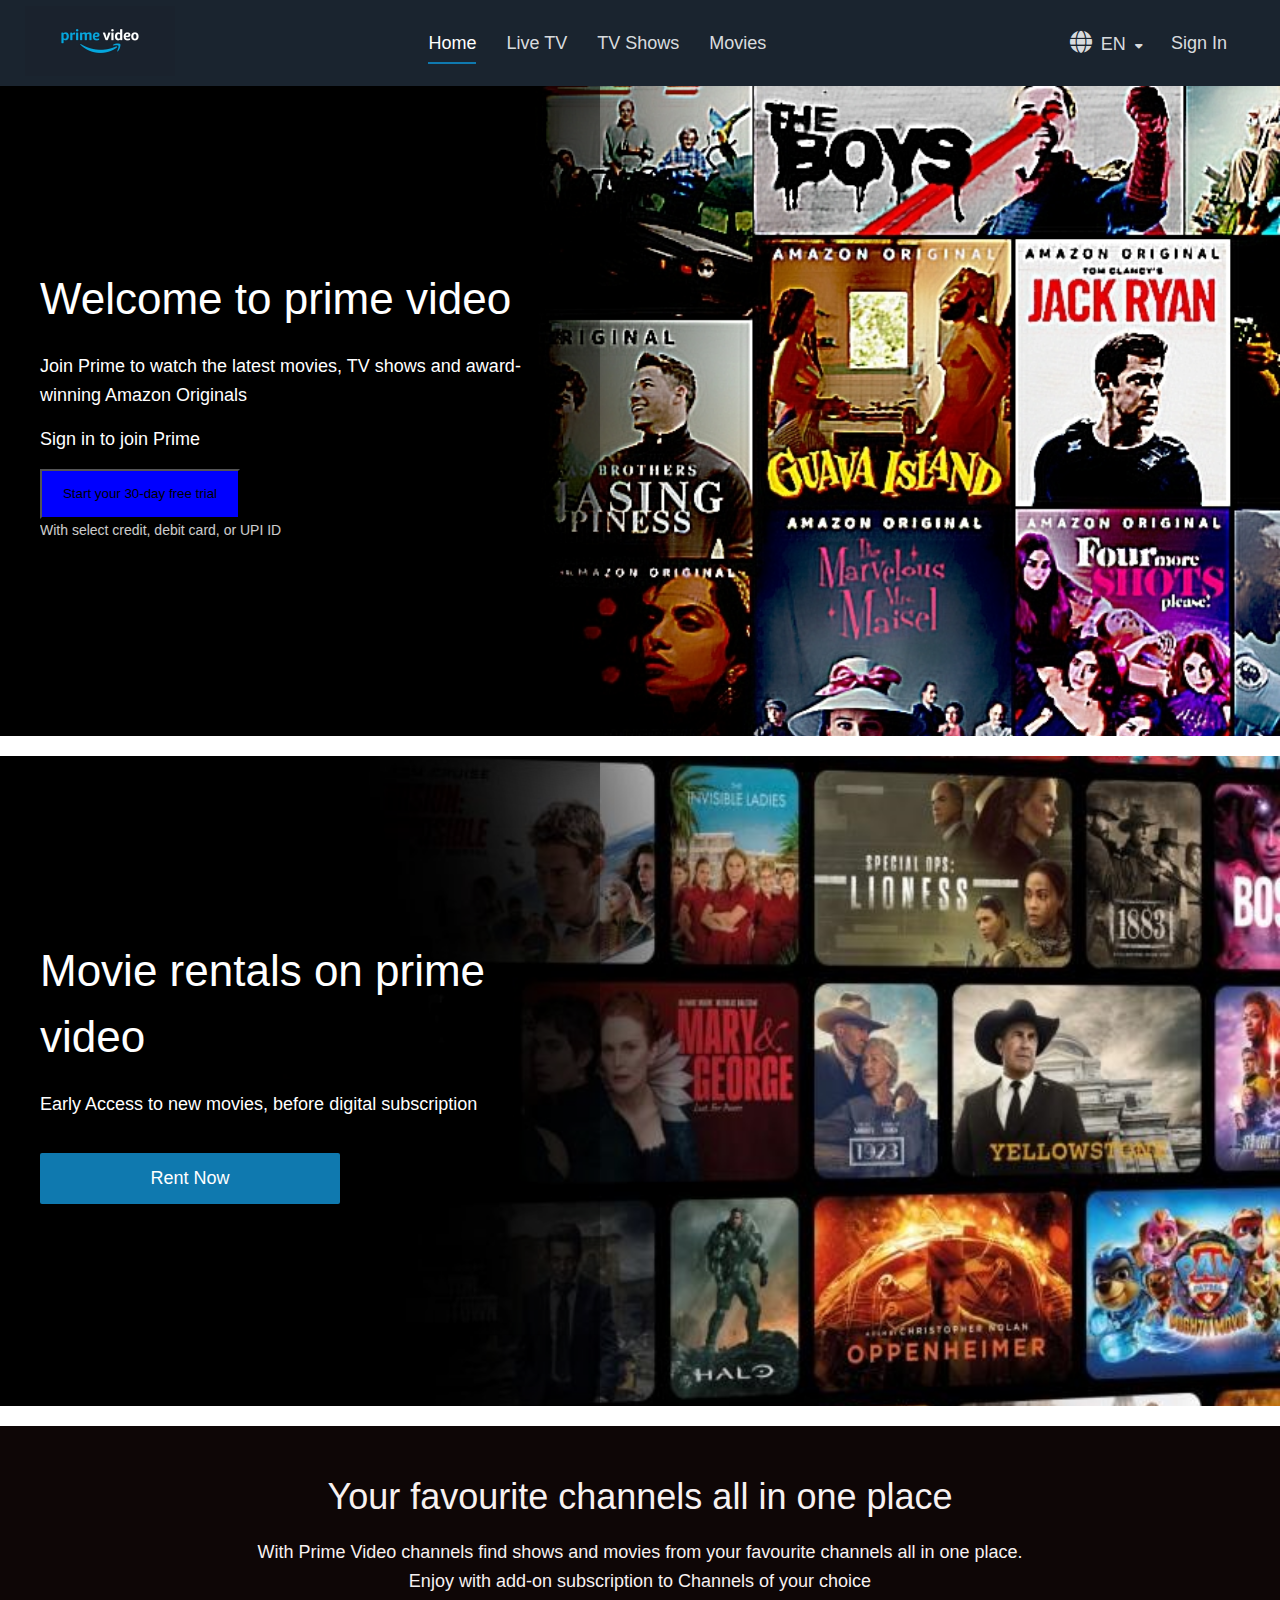
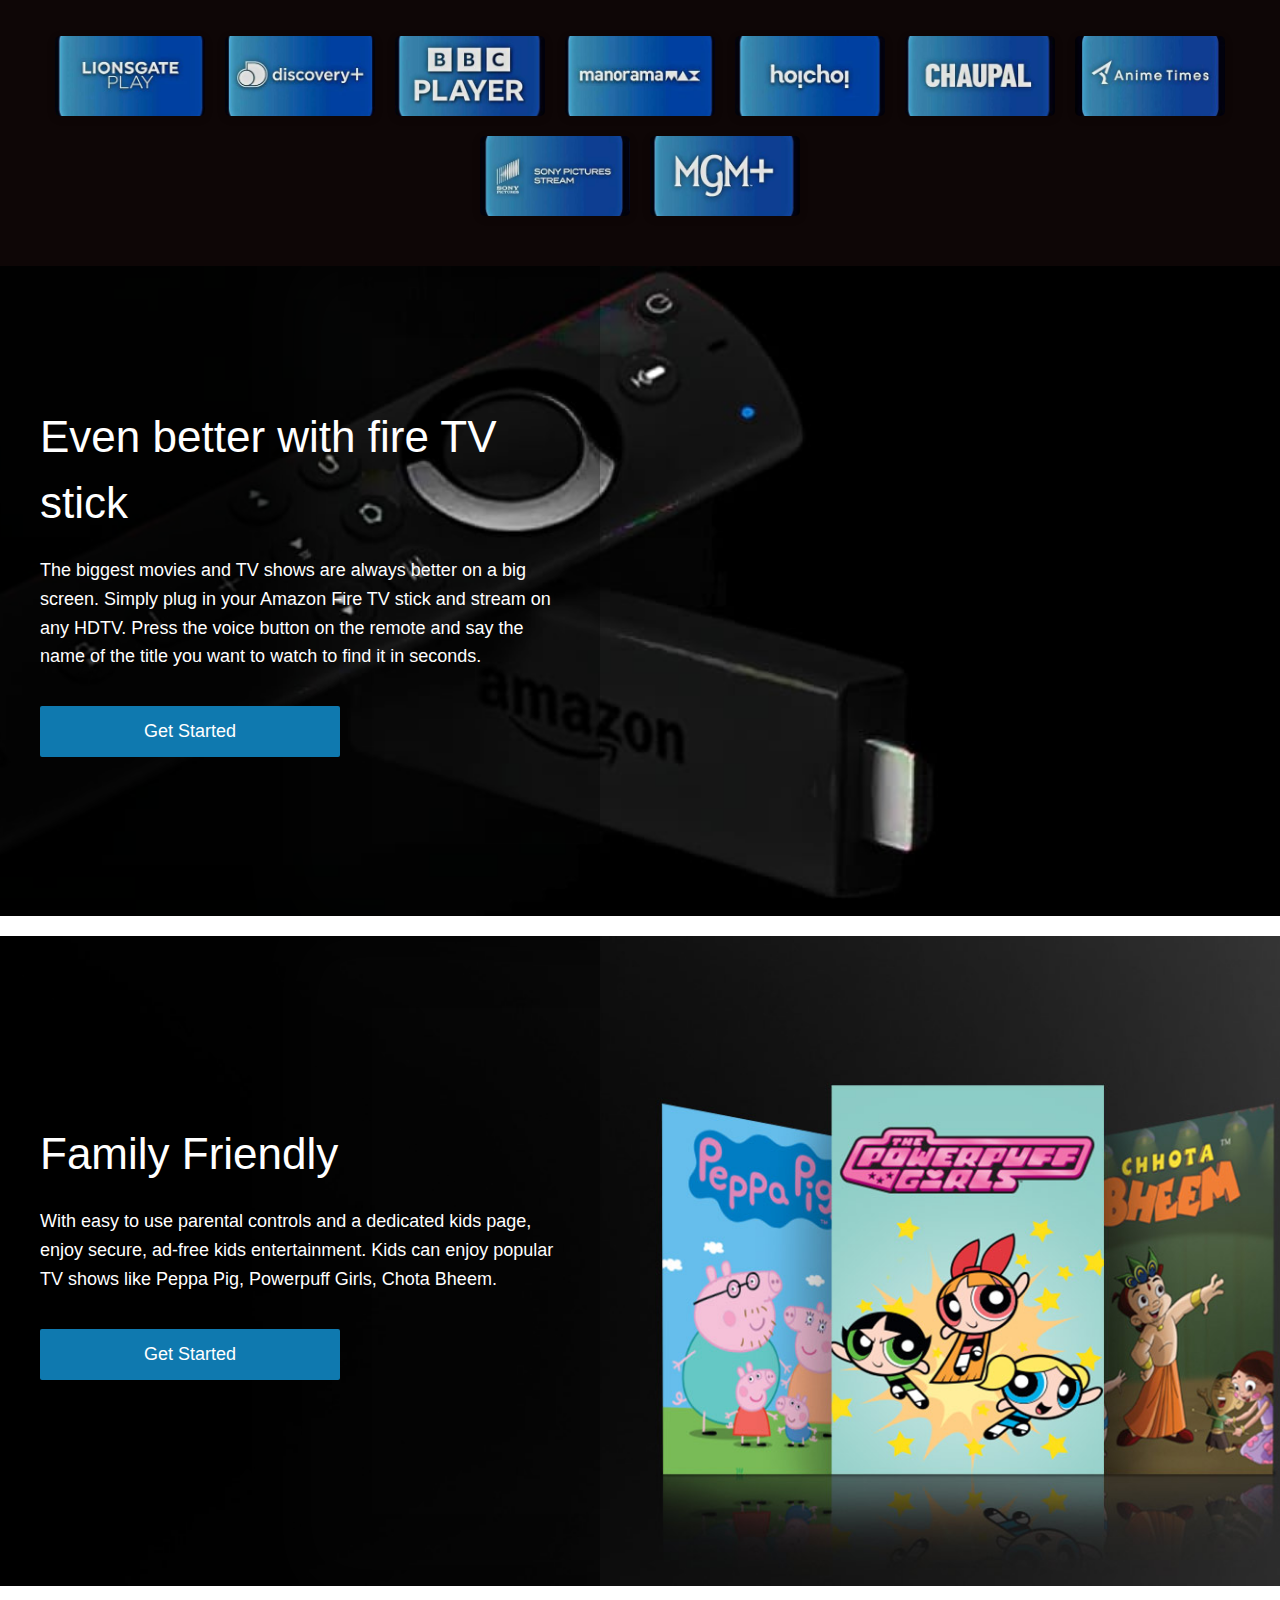
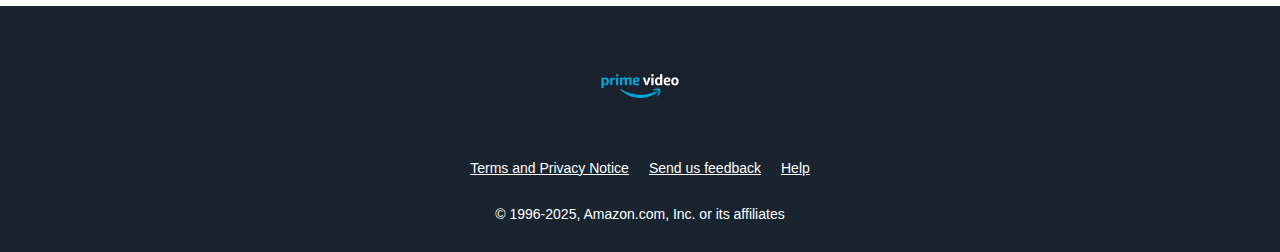
<file: index.html>
<!DOCTYPE html>
<html lang="en">
<head>
    <meta charset="UTF-8">
    <meta name="viewport" content="width=device-width, initial-scale=1.0">
    <title>Welcome to Prime Video</title>
    <link rel="shortcut icon" href="img/navicon.jpg" type="image/png">
    <link rel="stylesheet" href="https://cdnjs.cloudflare.com/ajax/libs/font-awesome/6.4.0/css/all.min.css">
    <link rel="stylesheet" href="styles.css">
   
</head>
<body>
    <!-- navigation start -->
    <nav>
     <div class="logo">
        <img src="img/prime.jpg" class="logo-img" alt="prime logo">
     </div>
     <div class="main-nav">
        <a href="index.html" class="nav-link active">Home</a>
        <a href="tvlive.html" class="nav-link">Live TV</a>
        <a href="" class="nav-link">TV Shows</a>
        <a href="#" class="nav-link">Movies</a>
     </div>
     <div class="right-menu">
        <a href="" class="language-selector">
            <i class="fas fa-globe"></i>
            <label for="lang">EN</label>
            <i class="fas fa-caret-down arrow-down lang-btn"></i>
        </a>
        <a href="accout.html" class="sign-in">Sign In</a>
     </div>
     <div class="mobile-menu-toggle">
        <i class="fas fa-bars"></i>
     </div>
    </nav>
    <!-- mobile navigation menu -->
    <div class="mobile-nav">
        <a href="index.html" class="nav-link active">Home</a>
        <a href="tvlive.html" class="nav-link">Live TV</a>
        <a href="tvshows.html" class="nav-link">TV Shows</a>
        <a href="movies.html" class="nav-link">Movies</a>
    </div>
    <!-- navigation end -->
     <!-- main content start -->
    <header class="hero-section">
        <img src="img/home1.jpg" alt="poster">
        <div class="text-over-image">
            <h1>Welcome to prime video</h1>
            <p>Join Prime to watch the latest movies, TV shows and award-winning Amazon Originals</p>
            <p>Sign in to join Prime</p>
            <a href="afterSignIn.html">
            <button type="submit" style="background-color: blue; width: 200px; height: 50px;">Start your 30-day free trial</button>
            </a>
            <p class="small-text">With select credit, debit card, or UPI ID</p>
        </div>
    </header>
    <header class="hero-section">
        <img src="img/home2.jpeg" alt="poster">
        <div class="text-over-image">
            <h1>Movie rentals on prime video</h1>
            <p>Early Access to new movies, before digital subscription</p>
            <button type="submit">Rent Now</button>
        </div>
    </header>
    <section class="channels-section">
        <div class="section-text">
            <h1>Your favourite channels all in one place</h1>
            <p>With Prime Video channels find shows and movies from your favourite 
                channels all in one place. Enjoy with add-on subscription to Channels of your choice
            </p>
        </div>
        <div class="channel-btn">
            <!-- Channel images will be added by JavaScript -->
        </div>
    </section>
    <header class="fire-tv-header hero-section">
        <img src="img/remote.jpg" alt="poster">
        <div class="text-over-image" id="fire-div">
            <h1 class="fire-head">Even better with fire TV stick</h1>
            <p class="fire-para">
                The biggest movies and TV shows are always better on a big screen. Simply plug in
                your Amazon Fire TV stick and stream on any HDTV. Press the voice button on the remote and say 
                the name of the title you want to watch to find it in seconds.
            </p>
            <button type="submit">Get Started</button>
        </div>
    </header>

    <header class="membership-header hero-section">
        <img src="img/bheempig.jpg" alt="poster">
        <div class="text-over-image" id="membership-div">
            <h1 class="membership-head">Family Friendly</h1>
            <p class="membership-para">
                With easy to use parental controls and a dedicated kids page, enjoy secure, ad-free 
                kids entertainment. Kids can enjoy popular TV shows like Peppa Pig,
                Powerpuff Girls, Chota Bheem.
            </p>
            <button type="submit">Get Started</button>
        </div>
    </header>
     <!-- main content end -->
     
      <!-- footer content -->
       <footer>
        <div class="footer-content">
           <div class="footer-logo">
            <img src="img/prime.jpg" alt="footer logo" id="footer-logo">
           </div>
           <div id="copyright">
            <p><a href="termsprivacy.html">Terms and Privacy Notice</a></p>
            <p><a href="feedback.html">Send us feedback</a></p>
            <p><a href="help.html">Help</a></p>
            <p class="copy">© 1996-2025, Amazon.com, Inc. or its affiliates</p>
           </div>
        </div>
       </footer>
       <!-- footer end -->
    <script src="script.js"></script>
</body>
</html>
</file>
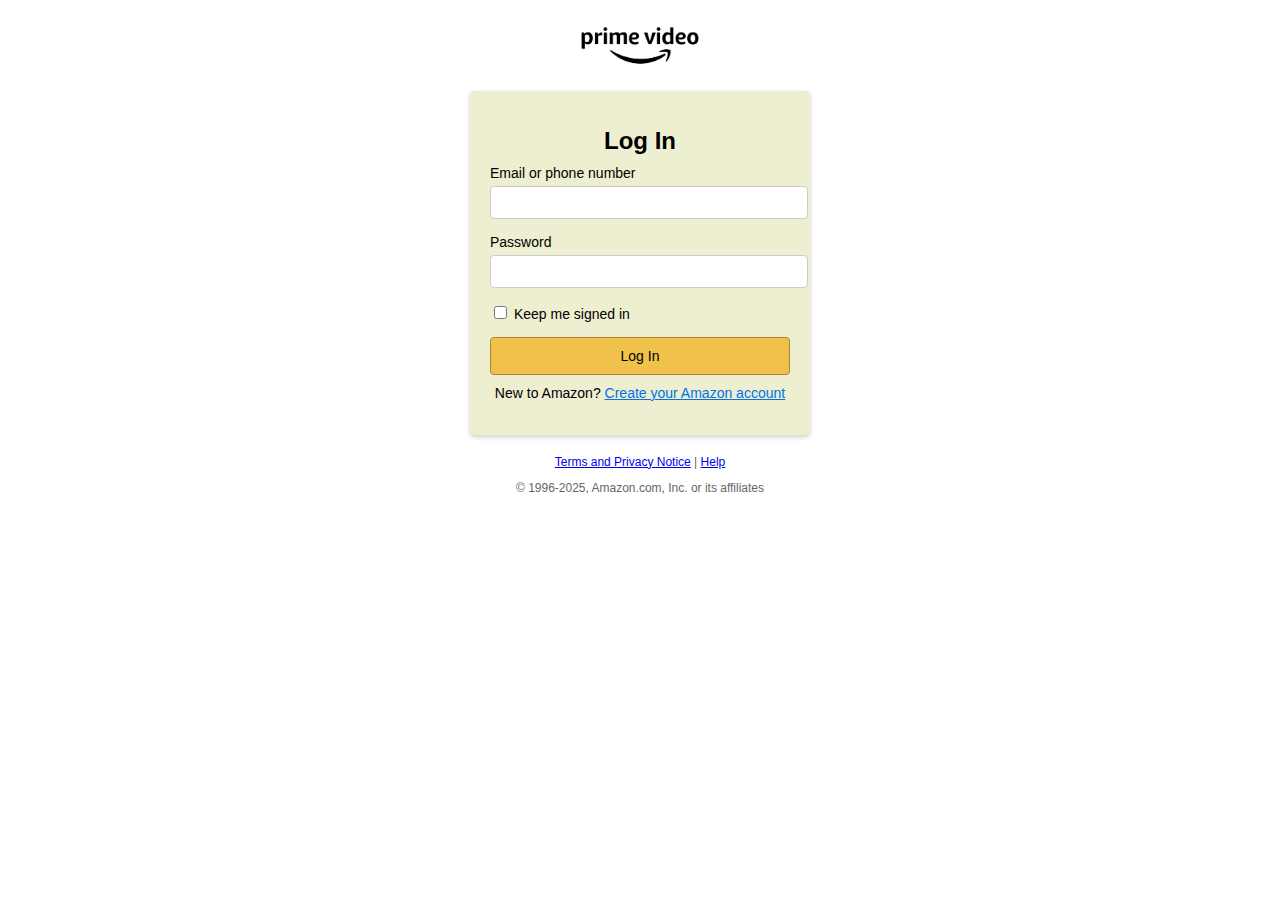
<file: accout.html>
<!DOCTYPE html>
<html lang="en">
<head>
    <meta charset="UTF-8">
    <meta name="viewport" content="width=device-width, initial-scale=1.0">
    <title>Amazon Login In</title>
    <link rel="stylesheet" href="acc.css">
</head>
<body>

    <!-- Amazon Logo -->
    <div class="logo">
        <img src="img/videoacc.jpg" alt="Amazon Logo">
    </div>

    <!-- Error Box -->
    <div class="errorBox" id="errorBox">
        <p><i class="fas fa-exclamation-circle"></i> Incorrect email or password.</p>
    </div>

    <!-- Sign In Box -->
    <div class="signInBox">
        <h1>Log In</h1>

        <!-- Email Input -->
        <div class="inputField">
            <label for="email">Email or phone number</label>
            <input type="text" id="email">
        </div>

        <!-- Password Input -->
        <div class="inputField">
            <label for="password">Password</label>
            <input type="password" id="password">
        </div>

        <!-- Keep Me Signed In Checkbox -->
        <div class="checkbox-container">
            <input type="checkbox" id="keepSignedIn">
            <label for="keepSignedIn">Keep me signed in</label>
        </div>

        <!-- Sign In Button -->
        <button id="signInBtn">Log In</button>

        <!-- Sign Up Link -->
        <p class="signup-link">New to Amazon? <a href="sign.html">Create your Amazon account</a></p>
    </div>

    <!-- Footer -->
    <footer>
        <p><a href="termsprivacy.html">Terms and Privacy Notice</a> |
             <a href="help.html">Help</a></p>
        <p>© 1996-2025, Amazon.com, Inc. or its affiliates</p>
    </footer>

    <script src="accou.js"></script>
</body>
</html>
</file>
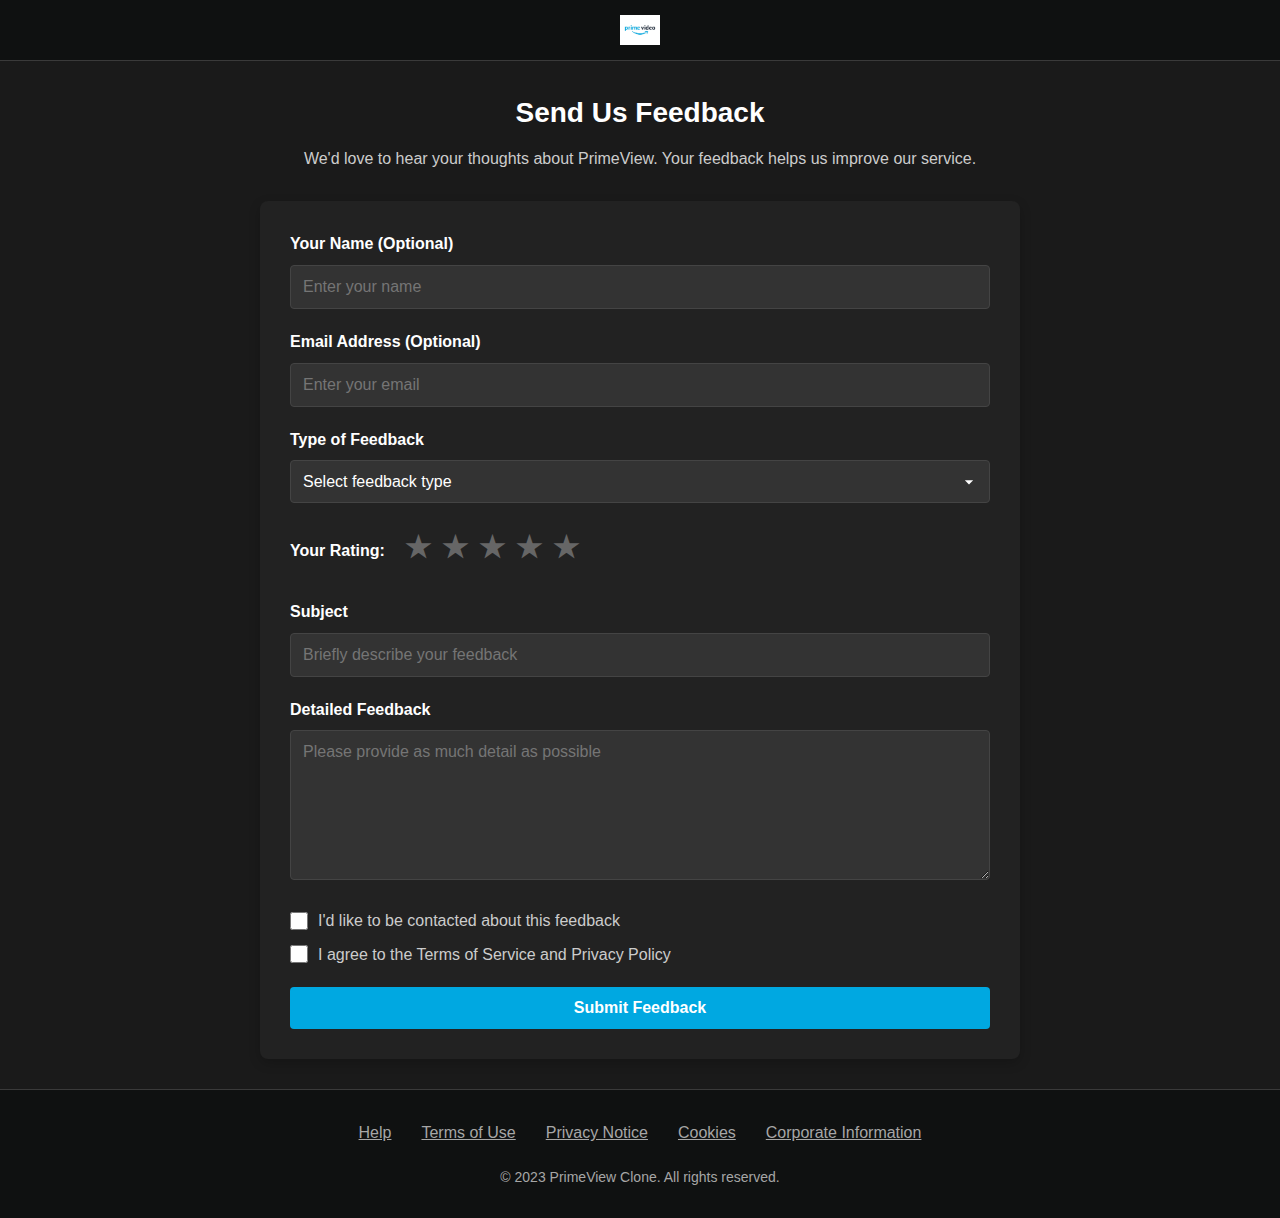
<file: feedback.html>
<!DOCTYPE html>
<html lang="en">
<head>
    <meta charset="UTF-8">
    <meta name="viewport" content="width=device-width, initial-scale=1.0">
    <title>PrimeView - Send Feedback</title>
    <style>
        /* Reset and Base Styles */
        * {
            margin: 0;
            padding: 0;
            box-sizing: border-box;
            font-family: 'Amazon Ember', Arial, sans-serif;
        }

        body {
            background-color: #1a1a1a;
            color: #ffffff;
            line-height: 1.6;
        }

        /* Header Styles */
        header {
            background-color: #0F1111;
            padding: 15px 0;
            border-bottom: 1px solid #3a3a3a;
        }

        .logo {
            display: flex;
            align-items: center;
            justify-content: center;
        }

        .logo img {
            height: 30px;
        }

        /* Main Content Styles */
        .container {
            max-width: 800px;
            margin: 0 auto;
            padding: 30px 20px;
        }

        .feedback-header {
            text-align: center;
            margin-bottom: 30px;
        }

        .feedback-header h1 {
            font-size: 28px;
            margin-bottom: 10px;
            color: #ffffff;
        }

        .feedback-header p {
            color: #cccccc;
            font-size: 16px;
        }

        .feedback-form {
            background-color: #222;
            padding: 30px;
            border-radius: 8px;
            box-shadow: 0 4px 12px rgba(0, 0, 0, 0.2);
        }

        .form-group {
            margin-bottom: 20px;
        }

        .form-group label {
            display: block;
            margin-bottom: 8px;
            font-weight: bold;
            color: #ffffff;
        }

        .form-group input[type="text"],
        .form-group input[type="email"],
        .form-group select,
        .form-group textarea {
            width: 100%;
            padding: 12px;
            background-color: #333;
            border: 1px solid #444;
            border-radius: 4px;
            color: #ffffff;
            font-size: 16px;
        }

        .form-group textarea {
            min-height: 150px;
            resize: vertical;
        }

        .form-group select {
            appearance: none;
            background-image: url("data:image/svg+xml;charset=UTF-8,%3csvg xmlns='http://www.w3.org/2000/svg' viewBox='0 0 24 24' fill='white'%3e%3cpath d='M7 10l5 5 5-5z'/%3e%3c/svg%3e");
            background-repeat: no-repeat;
            background-position: right 10px center;
            background-size: 20px;
        }

        .rating-container {
            display: flex;
            align-items: center;
            margin-bottom: 15px;
        }

        .rating-label {
            margin-right: 15px;
            font-weight: bold;
            color: #ffffff;
        }

        .rating-stars {
            display: flex;
            direction: rtl; /* Right to left for star hover effect */
        }

        .rating-stars input {
            display: none;
        }

        .rating-stars label {
            color: #666;
            font-size: 30px;
            padding: 0 5px;
            cursor: pointer;
            transition: color 0.2s;
        }

        .rating-stars label:hover,
        .rating-stars label:hover ~ label,
        .rating-stars input:checked ~ label {
            color: #ffd700;
        }

        .checkbox-group {
            margin-top: 10px;
        }

        .checkbox-group label {
            display: flex;
            align-items: center;
            margin-bottom: 8px;
            color: #cccccc;
            font-weight: normal;
            cursor: pointer;
        }

        .checkbox-group input[type="checkbox"] {
            margin-right: 10px;
            width: 18px;
            height: 18px;
        }

        .submit-btn {
            background-color: #00a8e1;
            color: white;
            border: none;
            padding: 12px 24px;
            font-size: 16px;
            font-weight: bold;
            border-radius: 4px;
            cursor: pointer;
            transition: background-color 0.3s;
            width: 100%;
        }

        .submit-btn:hover {
            background-color: #0088b9;
        }

        /* Success Message */
        .success-message {
            display: none;
            text-align: center;
            padding: 30px;
            background-color: #222;
            border-radius: 8px;
        }

        .success-message h2 {
            color: #00a8e1;
            margin-bottom: 15px;
        }

        .success-message p {
            color: #cccccc;
            margin-bottom: 20px;
        }

        .success-message .btn {
            background-color: #00a8e1;
            color: white;
            border: none;
            padding: 10px 20px;
            font-size: 16px;
            border-radius: 4px;
            cursor: pointer;
            transition: background-color 0.3s;
            text-decoration: none;
            display: inline-block;
        }

        .success-message .btn:hover {
            background-color: #0088b9;
        }

        /* Footer Styles */
        footer {
            background-color: #0F1111;
            padding: 30px 0;
            text-align: center;
            border-top: 1px solid #3a3a3a;
        }

        .footer-links {
            display: flex;
            justify-content: center;
            flex-wrap: wrap;
            margin-bottom: 20px;
        }

        .footer-links a {
            margin: 0 15px;
            color: #a6a6a6;
        }

        .footer-links a:hover {
            color: #ffffff;
            text-decoration: underline;
        }

        .copyright {
            color: #a6a6a6;
            font-size: 14px;
        }

        /* Responsive Styles */
        @media (max-width: 768px) {
            .container {
                padding: 20px 15px;
            }

            .feedback-form {
                padding: 20px;
            }

            .rating-container {
                flex-direction: column;
                align-items: flex-start;
            }

            .rating-label {
                margin-bottom: 10px;
                margin-right: 0;
            }

            .footer-links a {
                margin: 0 10px 10px;
            }
        }

        @media (max-width: 480px) {
            .feedback-header h1 {
                font-size: 24px;
            }

            .feedback-header p {
                font-size: 14px;
            }

            .form-group input[type="text"],
            .form-group input[type="email"],
            .form-group select,
            .form-group textarea {
                padding: 10px;
                font-size: 14px;
            }

            .rating-stars label {
                font-size: 24px;
            }
        }
    </style>
</head>
<body>
    <header>
        <div class="logo">
            <img src="img/footerlogo.jpg" alt="PrimeView Logo">
        </div>
    </header>

    <div class="container">
        <div class="feedback-header">
            <h1>Send Us Feedback</h1>
            <p>We'd love to hear your thoughts about PrimeView. Your feedback helps us improve our service.</p>
        </div>

        <form id="feedbackForm" class="feedback-form">
            <div class="form-group">
                <label for="name">Your Name (Optional)</label>
                <input type="text" id="name" name="name" placeholder="Enter your name">
            </div>

            <div class="form-group">
                <label for="email">Email Address (Optional)</label>
                <input type="email" id="email" name="email" placeholder="Enter your email">
            </div>

            <div class="form-group">
                <label for="feedback-type">Type of Feedback</label>
                <select id="feedback-type" name="feedback-type" required>
                    <option value="" disabled selected>Select feedback type</option>
                    <option value="bug">Bug Report</option>
                    <option value="suggestion">Feature Suggestion</option>
                    <option value="content">Content Request</option>
                    <option value="performance">Performance Issue</option>
                    <option value="other">Other</option>
                </select>
            </div>

            <div class="form-group">
                <div class="rating-container">
                    <span class="rating-label">Your Rating:</span>
                    <div class="rating-stars">
                        <input type="radio" id="star5" name="rating" value="5">
                        <label for="star5">★</label>
                        <input type="radio" id="star4" name="rating" value="4">
                        <label for="star4">★</label>
                        <input type="radio" id="star3" name="rating" value="3">
                        <label for="star3">★</label>
                        <input type="radio" id="star2" name="rating" value="2">
                        <label for="star2">★</label>
                        <input type="radio" id="star1" name="rating" value="1">
                        <label for="star1">★</label>
                    </div>
                </div>
            </div>

            <div class="form-group">
                <label for="subject">Subject</label>
                <input type="text" id="subject" name="subject" placeholder="Briefly describe your feedback" required>
            </div>

            <div class="form-group">
                <label for="message">Detailed Feedback</label>
                <textarea id="message" name="message" placeholder="Please provide as much detail as possible" required></textarea>
            </div>

            <div class="form-group">
                <div class="checkbox-group">
                    <label>
                        <input type="checkbox" name="contact-me" value="yes"> I'd like to be contacted about this feedback
                    </label>
                    <label>
                        <input type="checkbox" name="terms" value="agree" required> I agree to the Terms of Service and Privacy Policy
                    </label>
                </div>
            </div>

            <button type="submit" class="submit-btn">Submit Feedback</button>
        </form>

        <div id="successMessage" class="success-message">
            <h2>Thank You for Your Feedback!</h2>
            <p>We appreciate you taking the time to share your thoughts with us. Your feedback helps us improve PrimeView for everyone.</p>
            <a href="index.html" class="btn" id="backToHome">Back to Home</a>
        </div>
    </div>

    <footer>
        <div class="footer-links">
            <a href="help.html">Help</a>
            <a href="#">Terms of Use</a>
            <a href="termsprivacy.html">Privacy Notice</a>
            <a href="#">Cookies</a>
            <a href="#">Corporate Information</a>
        </div>
        <div class="copyright">
            © 2023 PrimeView Clone. All rights reserved.
        </div>
    </footer>

    <script>
        document.addEventListener('DOMContentLoaded', function() {
            const feedbackForm = document.getElementById('feedbackForm');
            const successMessage = document.getElementById('successMessage');
            const backToHome = document.getElementById('backToHome');

            // Form submission
            feedbackForm.addEventListener('submit', function(e) {
                e.preventDefault();
                
                // Here you would normally send the data to a server
                // For this demo, we'll just show the success message
                feedbackForm.style.display = 'none';
                successMessage.style.display = 'block';
                
                // Scroll to success message
                successMessage.scrollIntoView({ behavior: 'smooth' });
            });

            
            // Star rating hover effect
            const stars = document.querySelectorAll('.rating-stars label');
            stars.forEach(star => {
                star.addEventListener('mouseover', function() {
                    const value = this.getAttribute('for').replace('star', '');
                    highlightStars(value);
                });

                star.addEventListener('mouseout', function() {
                    const checked = document.querySelector('.rating-stars input:checked');
                    if (checked) {
                        highlightStars(checked.value);
                    } else {
                        resetStars();
                    }
                });
            });

            function highlightStars(value) {
                const stars = document.querySelectorAll('.rating-stars label');
                stars.forEach(star => {
                    const starValue = star.getAttribute('for').replace('star', '');
                    if (starValue <= value) {
                        star.style.color = '#ffd700';
                    } else {
                        star.style.color = '#666';
                    }
                });
            }

            function resetStars() {
                const stars = document.querySelectorAll('.rating-stars label');
                stars.forEach(star => {
                    star.style.color = '#666';
                });
            }
        });
    </script>
</body>
</html>
</file>
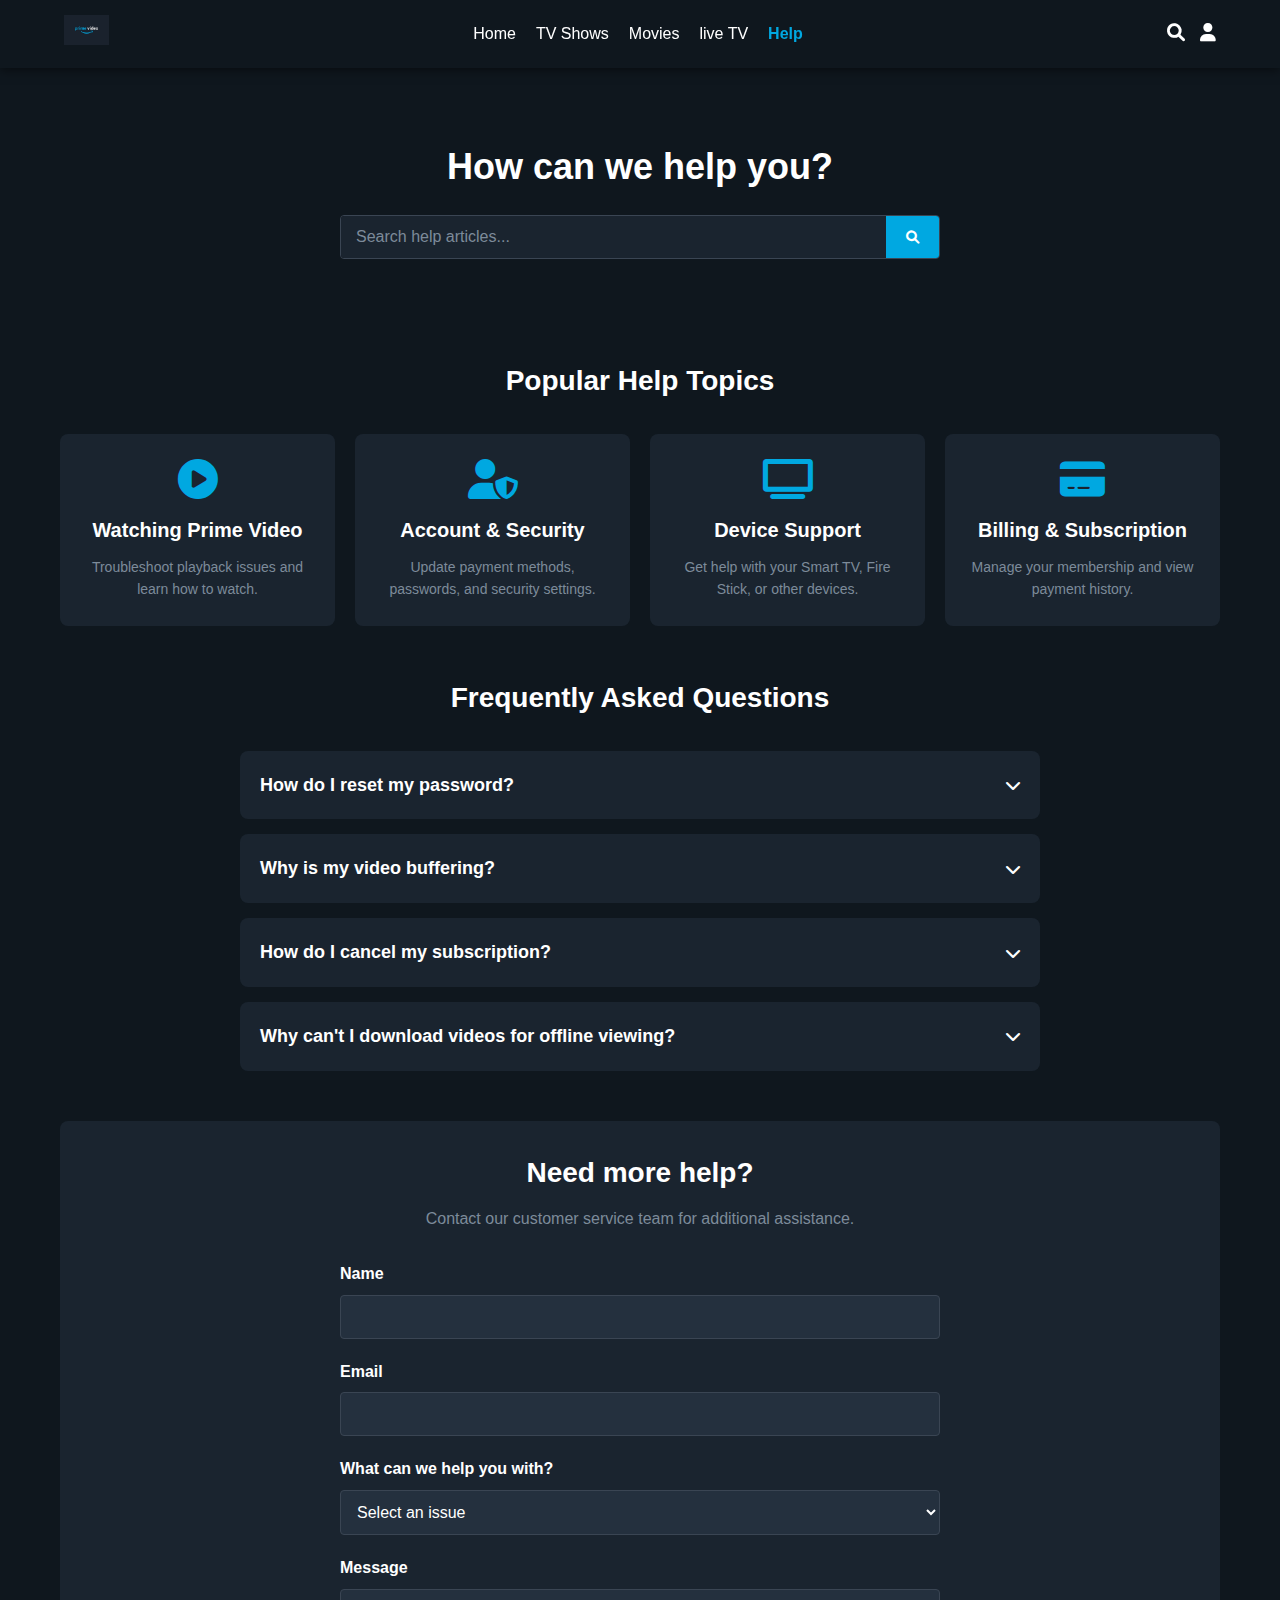
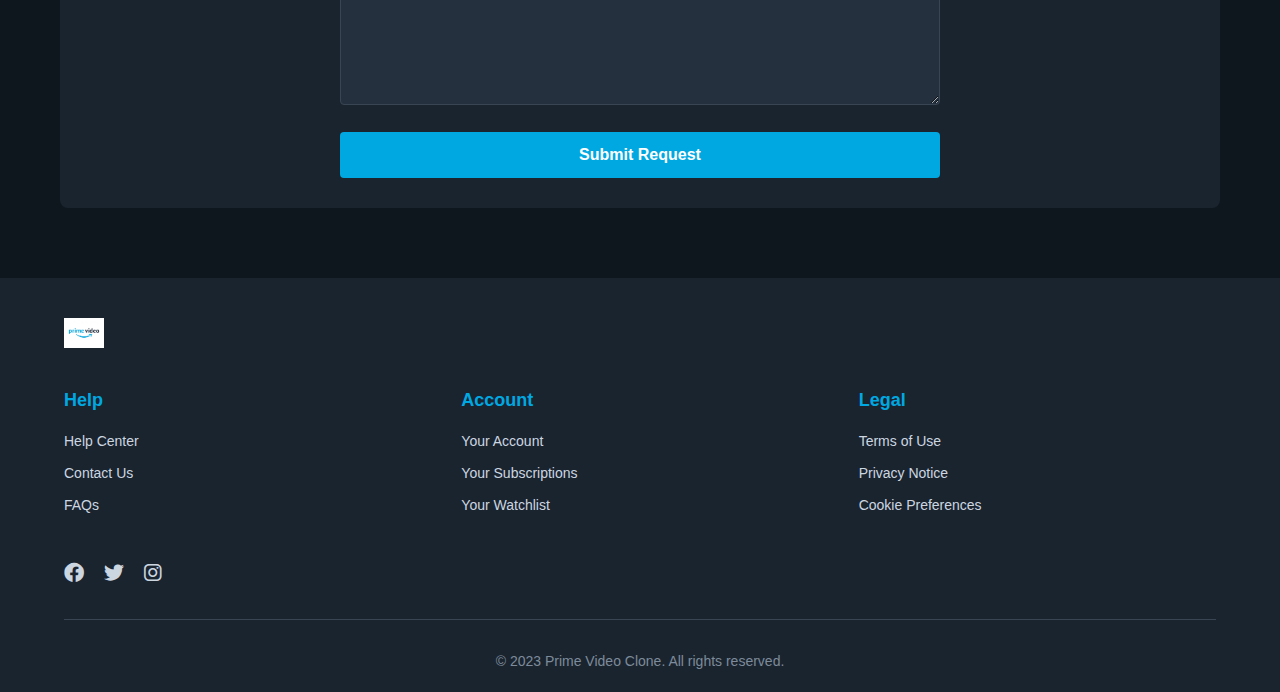
<file: help.html>
<!DOCTYPE html>
<html lang="en">
<head>
    <meta charset="UTF-8">
    <meta name="viewport" content="width=device-width, initial-scale=1.0">
    <title>Prime Video - Help</title>
    <link rel="stylesheet" href="https://cdnjs.cloudflare.com/ajax/libs/font-awesome/6.0.0-beta3/css/all.min.css">
    <style>
        /* Reset and Base Styles */
        * {
            margin: 0;
            padding: 0;
            box-sizing: border-box;
            font-family: 'Amazon Ember', Arial, sans-serif;
        }

        body {
            background-color: #0F171E;
            color: #FFFFFF;
            line-height: 1.6;
        }

        /* Header Styles */
        header {
            background-color: #0F171E;
            padding: 15px 5%;
            position: sticky;
            top: 0;
            z-index: 100;
            box-shadow: 0 2px 10px rgba(0, 0, 0, 0.5);
        }

        .navbar {
            display: flex;
            justify-content: space-between;
            align-items: center;
        }

        .logo img {
            height: 30px;
        }

        .nav-links {
            display: flex;
            gap: 20px;
        }

        .nav-links a {
            color: #FFFFFF;
            text-decoration: none;
            font-size: 16px;
            transition: color 0.3s;
        }

        .nav-links a:hover {
            color: #00A8E1;
        }

        .nav-links a.active {
            color: #00A8E1;
            font-weight: bold;
        }

        .user-actions {
            display: flex;
            gap: 15px;
        }

        .user-actions button {
            background: none;
            border: none;
            color: #FFFFFF;
            font-size: 18px;
            cursor: pointer;
        }

        .hamburger {
            display: none;
            font-size: 20px;
            cursor: pointer;
        }

        /* Main Content Styles */
        .help-container {
            max-width: 1200px;
            margin: 0 auto;
            padding: 20px;
        }

        .help-hero {
            text-align: center;
            padding: 50px 0;
        }

        .help-hero h1 {
            font-size: 36px;
            margin-bottom: 20px;
        }

        .search-box {
            max-width: 600px;
            margin: 0 auto;
            display: flex;
            border: 1px solid #3a4553;
            border-radius: 4px;
            overflow: hidden;
        }

        .search-box input {
            flex: 1;
            padding: 12px 15px;
            background-color: #1A242F;
            border: none;
            color: #FFFFFF;
            font-size: 16px;
        }

        .search-box input::placeholder {
            color: #7D8B9A;
        }

        .search-box button {
            padding: 0 20px;
            background-color: #00A8E1;
            border: none;
            color: #FFFFFF;
            cursor: pointer;
        }

        /* Help Topics Styles */
        .help-topics {
            margin: 50px 0;
        }

        .help-topics h2 {
            font-size: 28px;
            margin-bottom: 30px;
            text-align: center;
        }

        .topics-grid {
            display: grid;
            grid-template-columns: repeat(auto-fit, minmax(250px, 1fr));
            gap: 20px;
        }

        .topic-card {
            background-color: #1A242F;
            padding: 25px;
            border-radius: 8px;
            text-align: center;
            transition: transform 0.3s;
            cursor: pointer;
        }

        .topic-card:hover {
            transform: translateY(-5px);
        }

        .topic-card i {
            font-size: 40px;
            color: #00A8E1;
            margin-bottom: 15px;
        }

        .topic-card h3 {
            font-size: 20px;
            margin-bottom: 10px;
        }

        .topic-card p {
            color: #7D8B9A;
            font-size: 14px;
        }

        /* FAQ Styles */
        .faq-section {
            margin: 50px 0;
        }

        .faq-section h2 {
            font-size: 28px;
            margin-bottom: 30px;
            text-align: center;
        }

        .faq-container {
            max-width: 800px;
            margin: 0 auto;
        }

        .faq-item {
            background-color: #1A242F;
            margin-bottom: 15px;
            border-radius: 8px;
            overflow: hidden;
        }

        .faq-question {
            padding: 20px;
            display: flex;
            justify-content: space-between;
            align-items: center;
            cursor: pointer;
        }

        .faq-question h3 {
            font-size: 18px;
        }

        .faq-question i {
            transition: transform 0.3s;
        }

        .faq-answer {
            max-height: 0;
            overflow: hidden;
            transition: max-height 0.3s ease-out;
            background-color: #24303E;
        }

        .faq-answer p {
            padding: 0 20px 20px;
            color: #CCD6E0;
        }

        .faq-item.active .faq-question i {
            transform: rotate(180deg);
        }

        .faq-item.active .faq-answer {
            max-height: 300px;
        }

        /* Contact Form Styles */
        .contact-section {
            margin: 50px 0;
            padding: 30px;
            background-color: #1A242F;
            border-radius: 8px;
        }

        .contact-section h2 {
            font-size: 28px;
            margin-bottom: 10px;
            text-align: center;
        }

        .contact-section p {
            text-align: center;
            color: #7D8B9A;
            margin-bottom: 30px;
        }

        .contact-form {
            max-width: 600px;
            margin: 0 auto;
        }

        .form-group {
            margin-bottom: 20px;
        }

        .form-group label {
            display: block;
            margin-bottom: 8px;
            font-weight: bold;
        }

        .form-group input,
        .form-group select,
        .form-group textarea {
            width: 100%;
            padding: 12px;
            background-color: #24303E;
            border: 1px solid #3a4553;
            border-radius: 4px;
            color: #FFFFFF;
            font-size: 16px;
        }

        .form-group textarea {
            resize: vertical;
        }

        .submit-btn {
            width: 100%;
            padding: 14px;
            background-color: #00A8E1;
            color: #FFFFFF;
            border: none;
            border-radius: 4px;
            font-size: 16px;
            font-weight: bold;
            cursor: pointer;
            transition: background-color 0.3s;
        }

        .submit-btn:hover {
            background-color: #0095C7;
        }

        /* Footer Styles */
        footer {
            background-color: #1A242F;
            padding: 40px 5% 20px;
        }

        .footer-content {
            max-width: 1200px;
            margin: 0 auto;
            display: flex;
            flex-direction: column;
            gap: 30px;
        }

        .footer-logo img {
            height: 30px;
        }

        .footer-links {
            display: flex;
            flex-wrap: wrap;
            gap: 40px;
        }

        .link-column {
            flex: 1;
            min-width: 150px;
        }

        .link-column h4 {
            font-size: 18px;
            margin-bottom: 15px;
            color: #00A8E1;
        }

        .link-column a {
            display: block;
            color: #CCD6E0;
            text-decoration: none;
            margin-bottom: 10px;
            font-size: 14px;
            transition: color 0.3s;
        }

        .link-column a:hover {
            color: #FFFFFF;
        }

        .social-links {
            display: flex;
            gap: 20px;
        }

        .social-links a {
            color: #CCD6E0;
            font-size: 20px;
            transition: color 0.3s;
        }

        .social-links a:hover {
            color: #00A8E1;
        }

        .copyright {
            text-align: center;
            padding-top: 30px;
            margin-top: 30px;
            border-top: 1px solid #3a4553;
            color: #7D8B9A;
            font-size: 14px;
        }

        /* Responsive Styles */
        @media (max-width: 768px) {
            .nav-links {
                display: none;
                position: absolute;
                top: 70px;
                left: 0;
                right: 0;
                background-color: #0F171E;
                flex-direction: column;
                padding: 20px;
                gap: 15px;
                box-shadow: 0 5px 10px rgba(0, 0, 0, 0.5);
            }

            .nav-links.active {
                display: flex;
            }

            .hamburger {
                display: block;
            }

            .help-hero h1 {
                font-size: 28px;
            }

            .help-topics h2,
            .faq-section h2,
            .contact-section h2 {
                font-size: 24px;
            }

            .footer-links {
                flex-direction: column;
                gap: 30px;
            }
        }

        @media (max-width: 480px) {
            .help-hero {
                padding: 30px 0;
            }

            .help-hero h1 {
                font-size: 24px;
            }

            .topic-card {
                padding: 20px;
            }

            .faq-question h3 {
                font-size: 16px;
            }

            .contact-section {
                padding: 20px;
            }
        }
    </style>
</head>
<body>
    <header>
        <nav class="navbar">
            <div class="logo">
                <a href="#">
                    <img src="img/prime.jpg" alt="Prime Video Logo">
                </a>
            </div>
            <div class="nav-links">
                <a href="index.html">Home</a>
                <a href="tvshows.html">TV Shows</a>
                <a href="movies.html">Movies</a>
                <a href="tvlive.html">live TV</a>
                <a href="help.html" class="active">Help</a>
            </div>
            <div class="user-actions">
                <button class="search-btn"><i class="fas fa-search"></i></button>
                <button class="user-btn"><i class="fas fa-user"></i></button>
            </div>
            <div class="hamburger">
                <i class="fas fa-bars"></i>
            </div>
        </nav>
    </header>

    <main class="help-container">
        <div class="help-hero">
            <h1>How can we help you?</h1>
            <div class="search-box">
                <input type="text" placeholder="Search help articles...">
                <button><i class="fas fa-search"></i></button>
            </div>
        </div>

        <section class="help-topics">
            <h2>Popular Help Topics</h2>
            <div class="topics-grid">
                <div class="topic-card">
                    <i class="fas fa-play-circle"></i>
                    <h3>Watching Prime Video</h3>
                    <p>Troubleshoot playback issues and learn how to watch.</p>
                </div>
                <div class="topic-card">
                    <i class="fas fa-user-shield"></i>
                    <h3>Account & Security</h3>
                    <p>Update payment methods, passwords, and security settings.</p>
                </div>
                <div class="topic-card">
                    <i class="fas fa-tv"></i>
                    <h3>Device Support</h3>
                    <p>Get help with your Smart TV, Fire Stick, or other devices.</p>
                </div>
                <div class="topic-card">
                    <i class="fas fa-credit-card"></i>
                    <h3>Billing & Subscription</h3>
                    <p>Manage your membership and view payment history.</p>
                </div>
            </div>
        </section>

        <section class="faq-section">
            <h2>Frequently Asked Questions</h2>
            <div class="faq-container">
                <div class="faq-item">
                    <div class="faq-question">
                        <h3>How do I reset my password?</h3>
                        <i class="fas fa-chevron-down"></i>
                    </div>
                    <div class="faq-answer">
                        <p>To reset your password, go to the login page and click on "Forgot Password". Enter your email address associated with your account, and we'll send you a link to reset your password.</p>
                    </div>
                </div>
                <div class="faq-item">
                    <div class="faq-question">
                        <h3>Why is my video buffering?</h3>
                        <i class="fas fa-chevron-down"></i>
                    </div>
                    <div class="faq-answer">
                        <p>Buffering issues are often related to your internet connection. Try the following: check your internet speed (minimum 1Mbps required), restart your router, close other applications using bandwidth, or lower the video quality in the player settings.</p>
                    </div>
                </div>
                <div class="faq-item">
                    <div class="faq-question">
                        <h3>How do I cancel my subscription?</h3>
                        <i class="fas fa-chevron-down"></i>
                    </div>
                    <div class="faq-answer">
                        <p>You can cancel your subscription by going to "Your Account" > "Memberships & Subscriptions" > "Prime Video" > "Cancel Subscription". Your membership will remain active until the end of your current billing period.</p>
                    </div>
                </div>
                <div class="faq-item">
                    <div class="faq-question">
                        <h3>Why can't I download videos for offline viewing?</h3>
                        <i class="fas fa-chevron-down"></i>
                    </div>
                    <div class="faq-answer">
                        <p>Not all content is available for download due to licensing restrictions. Also, ensure you have the latest version of the app, sufficient storage space, and that you're in a country where downloads are supported.</p>
                    </div>
                </div>
            </div>
        </section>

        <section class="contact-section">
            <h2>Need more help?</h2>
            <p>Contact our customer service team for additional assistance.</p>
            <form class="contact-form" id="helpForm">
                <div class="form-group">
                    <label for="name">Name</label>
                    <input type="text" id="name" required>
                </div>
                <div class="form-group">
                    <label for="email">Email</label>
                    <input type="email" id="email" required>
                </div>
                <div class="form-group">
                    <label for="issue">What can we help you with?</label>
                    <select id="issue" required>
                        <option value="">Select an issue</option>
                        <option value="streaming">Streaming Issues</option>
                        <option value="account">Account Issues</option>
                        <option value="billing">Billing Issues</option>
                        <option value="device">Device Issues</option>
                        <option value="other">Other</option>
                    </select>
                </div>
                <div class="form-group">
                    <label for="message">Message</label>
                    <textarea id="message" rows="5" required></textarea>
                </div>
                <button type="submit" class="submit-btn">Submit Request</button>
            </form>
        </section>
    </main>

    <footer>
        <div class="footer-content">
            <div class="footer-logo">
                <img src="img/footerlogo.jpg" alt="Prime Video Logo">
            </div>
            <div class="footer-links">
                <div class="link-column">
                    <h4>Help</h4>
                    <a href="#">Help Center</a>
                    <a href="#">Contact Us</a>
                    <a href="#">FAQs</a>
                </div>
                <div class="link-column">
                    <h4>Account</h4>
                    <a href="#">Your Account</a>
                    <a href="#">Your Subscriptions</a>
                    <a href="#">Your Watchlist</a>
                </div>
                <div class="link-column">
                    <h4>Legal</h4>
                    <a href="#">Terms of Use</a>
                    <a href="#">Privacy Notice</a>
                    <a href="#">Cookie Preferences</a>
                </div>
            </div>
            <div class="social-links">
                <a href="#"><i class="fab fa-facebook"></i></a>
                <a href="#"><i class="fab fa-twitter"></i></a>
                <a href="#"><i class="fab fa-instagram"></i></a>
            </div>
        </div>
        <div class="copyright">
            <p>&copy; 2023 Prime Video Clone. All rights reserved.</p>
        </div>
    </footer>

    <script>
        // Mobile menu toggle
        document.querySelector('.hamburger').addEventListener('click', function() {
            document.querySelector('.nav-links').classList.toggle('active');
        });

        // FAQ accordion functionality
        const faqItems = document.querySelectorAll('.faq-item');
        faqItems.forEach(item => {
            const question = item.querySelector('.faq-question');
            question.addEventListener('click', () => {
                item.classList.toggle('active');
                
                // Close other open items
                faqItems.forEach(otherItem => {
                    if (otherItem !== item && otherItem.classList.contains('active')) {
                        otherItem.classList.remove('active');
                    }
                });
            });
        });

        // Form submission
        document.getElementById('helpForm').addEventListener('submit', function(e) {
            e.preventDefault();
            
            // Get form values
            const name = document.getElementById('name').value;
            const email = document.getElementById('email').value;
            const issue = document.getElementById('issue').value;
            const message = document.getElementById('message').value;
            
            // Here you would typically send this data to a server
            // For this demo, we'll just show an alert
            alert(`Thank you, ${name}! Your help request has been submitted. We'll contact you at ${email} regarding your ${issue} issue.`);
            
            // Reset the form
            this.reset();
        });

        // Responsive search functionality
        document.querySelector('.search-box button').addEventListener('click', function() {
            const searchTerm = document.querySelector('.search-box input').value.trim();
            if (searchTerm) {
                alert(`Searching for: ${searchTerm}`);
                // In a real app, you would redirect to search results or filter content
            }
        });
    </script>
</body>
</html>
</file>
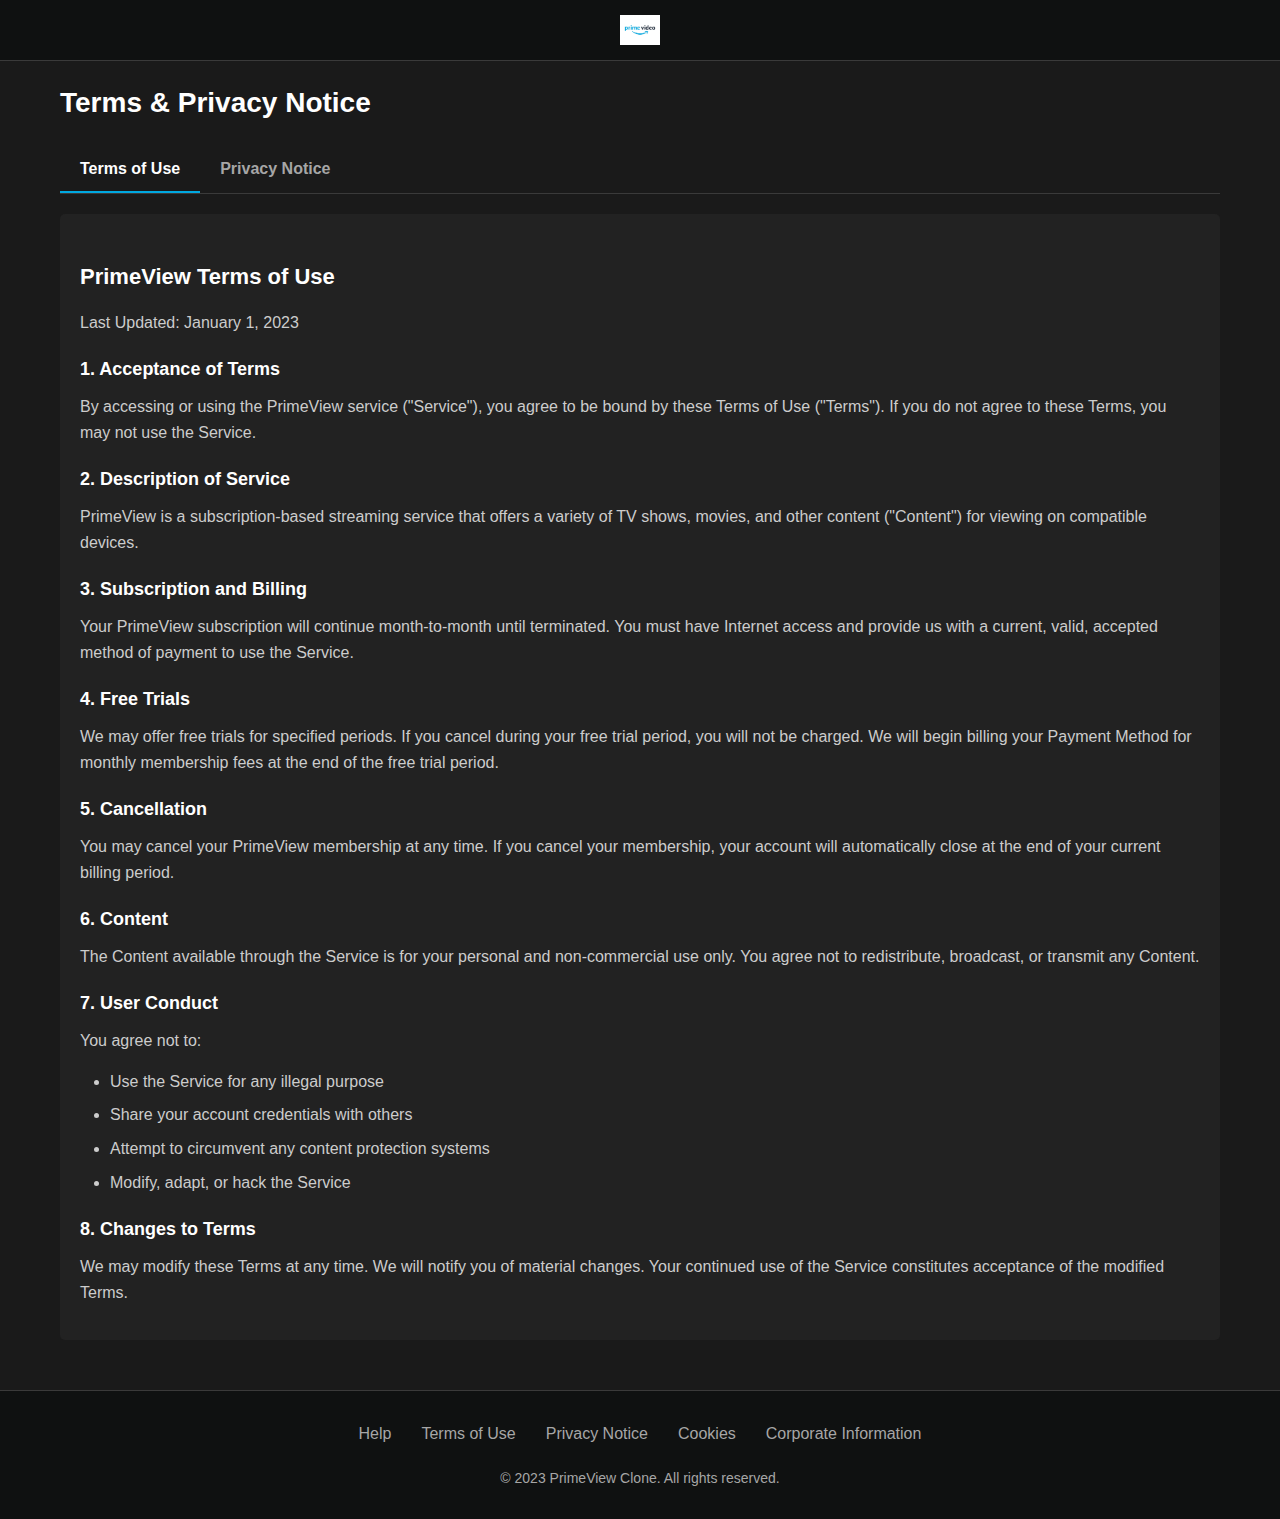
<file: termsprivacy.html>
<!DOCTYPE html>
<html lang="en">
<head>
    <meta charset="UTF-8">
    <meta name="viewport" content="width=device-width, initial-scale=1.0">
    <title>PrimeView - Terms & Privacy</title>
    <style>
        /* Reset and Base Styles */
        * {
            margin: 0;
            padding: 0;
            box-sizing: border-box;
            font-family: 'Amazon Ember', Arial, sans-serif;
        }

        body {
            background-color: #1a1a1a;
            color: #ffffff;
            line-height: 1.6;
        }

        /* Header Styles */
        header {
            background-color: #0F1111;
            padding: 15px 0;
            border-bottom: 1px solid #3a3a3a;
        }

        .logo {
            display: flex;
            align-items: center;
            justify-content: center;
        }

        .logo img {
            height: 30px;
        }

        /* Main Content Styles */
        .container {
            max-width: 1200px;
            margin: 0 auto;
            padding: 20px;
        }

        .tabs {
            display: flex;
            margin-bottom: 20px;
            border-bottom: 1px solid #3a3a3a;
        }

        .tab {
            padding: 10px 20px;
            cursor: pointer;
            font-weight: bold;
            color: #a6a6a6;
            transition: all 0.3s;
        }

        .tab.active {
            color: #ffffff;
            border-bottom: 2px solid #00a8e1;
        }

        .tab-content {
            display: none;
            padding: 20px;
            background-color: #222;
            border-radius: 5px;
            margin-bottom: 30px;
        }

        .tab-content.active {
            display: block;
        }

        h1 {
            font-size: 28px;
            margin-bottom: 20px;
            color: #ffffff;
        }

        h2 {
            font-size: 22px;
            margin: 25px 0 15px;
            color: #ffffff;
        }

        h3 {
            font-size: 18px;
            margin: 20px 0 10px;
            color: #ffffff;
        }

        p {
            margin-bottom: 15px;
            color: #cccccc;
        }

        ul, ol {
            margin-bottom: 15px;
            padding-left: 30px;
        }

        li {
            margin-bottom: 8px;
            color: #cccccc;
        }

        a {
            color: #00a8e1;
            text-decoration: none;
        }

        a:hover {
            text-decoration: underline;
        }

        /* Back to Top Button */
        .back-to-top {
            position: fixed;
            bottom: 20px;
            right: 20px;
            background-color: #00a8e1;
            color: white;
            border: none;
            border-radius: 50%;
            width: 50px;
            height: 50px;
            font-size: 20px;
            cursor: pointer;
            display: none;
            align-items: center;
            justify-content: center;
            box-shadow: 0 2px 10px rgba(0, 0, 0, 0.3);
        }

        .back-to-top:hover {
            background-color: #0088b9;
        }

        /* Footer Styles */
        footer {
            background-color: #0F1111;
            padding: 30px 0;
            text-align: center;
            border-top: 1px solid #3a3a3a;
        }

        .footer-links {
            display: flex;
            justify-content: center;
            flex-wrap: wrap;
            margin-bottom: 20px;
        }

        .footer-links a {
            margin: 0 15px;
            color: #a6a6a6;
        }

        .footer-links a:hover {
            color: #ffffff;
            text-decoration: underline;
        }

        .copyright {
            color: #a6a6a6;
            font-size: 14px;
        }

        /* Responsive Styles */
        @media (max-width: 768px) {
            .tabs {
                flex-direction: column;
            }
            
            .tab {
                border-bottom: 1px solid #3a3a3a;
            }
            
            .tab.active {
                border-bottom: 2px solid #00a8e1;
            }
        }
    </style>
</head>
<body>
    <header>
        <div class="logo">
            <img src="img/footerlogo.jpg" alt="PrimeView Logo">
        </div>
    </header>

    <div class="container">
        <h1>Terms & Privacy Notice</h1>
        
        <div class="tabs">
            <div class="tab active" data-tab="terms">Terms of Use</div>
            <div class="tab" data-tab="privacy">Privacy Notice</div>
        </div>
        
        <div id="terms" class="tab-content active">
            <h2>PrimeView Terms of Use</h2>
            <p>Last Updated: January 1, 2023</p>
            
            <h3>1. Acceptance of Terms</h3>
            <p>By accessing or using the PrimeView service ("Service"), you agree to be bound by these Terms of Use ("Terms"). If you do not agree to these Terms, you may not use the Service.</p>
            
            <h3>2. Description of Service</h3>
            <p>PrimeView is a subscription-based streaming service that offers a variety of TV shows, movies, and other content ("Content") for viewing on compatible devices.</p>
            
            <h3>3. Subscription and Billing</h3>
            <p>Your PrimeView subscription will continue month-to-month until terminated. You must have Internet access and provide us with a current, valid, accepted method of payment to use the Service.</p>
            
            <h3>4. Free Trials</h3>
            <p>We may offer free trials for specified periods. If you cancel during your free trial period, you will not be charged. We will begin billing your Payment Method for monthly membership fees at the end of the free trial period.</p>
            
            <h3>5. Cancellation</h3>
            <p>You may cancel your PrimeView membership at any time. If you cancel your membership, your account will automatically close at the end of your current billing period.</p>
            
            <h3>6. Content</h3>
            <p>The Content available through the Service is for your personal and non-commercial use only. You agree not to redistribute, broadcast, or transmit any Content.</p>
            
            <h3>7. User Conduct</h3>
            <p>You agree not to:</p>
            <ul>
                <li>Use the Service for any illegal purpose</li>
                <li>Share your account credentials with others</li>
                <li>Attempt to circumvent any content protection systems</li>
                <li>Modify, adapt, or hack the Service</li>
            </ul>
            
            <h3>8. Changes to Terms</h3>
            <p>We may modify these Terms at any time. We will notify you of material changes. Your continued use of the Service constitutes acceptance of the modified Terms.</p>
        </div>
        
        <div id="privacy" class="tab-content">
            <h2>PrimeView Privacy Notice</h2>
            <p>Last Updated: January 1, 2023</p>
            
            <h3>1. Information We Collect</h3>
            <p>We collect information to provide better services to our users. The types of information we collect include:</p>
            <ul>
                <li><strong>Account Information:</strong> Name, email address, payment information</li>
                <li><strong>Usage Data:</strong> What you watch, when you watch, device information</li>
                <li><strong>Technical Data:</strong> IP address, browser type, operating system</li>
            </ul>
            
            <h3>2. How We Use Information</h3>
            <p>We use the information we collect to:</p>
            <ul>
                <li>Provide, maintain, and improve our Service</li>
                <li>Personalize your experience</li>
                <li>Process transactions</li>
                <li>Communicate with you about the Service</li>
                <li>Detect and prevent fraud</li>
            </ul>
            
            <h3>3. Sharing of Information</h3>
            <p>We do not share your personal information with third parties except:</p>
            <ul>
                <li>With your consent</li>
                <li>For legal reasons</li>
                <li>With service providers who assist in operating our Service</li>
            </ul>
            
            <h3>4. Data Security</h3>
            <p>We implement appropriate technical and organizational measures to protect your personal information. However, no method of transmission over the Internet is 100% secure.</p>
            
            <h3>5. Your Choices</h3>
            <p>You may:</p>
            <ul>
                <li>Update your account information</li>
                <li>Opt-out of marketing communications</li>
                <li>Request deletion of your account</li>
            </ul>
            
            <h3>6. Children's Privacy</h3>
            <p>Our Service is not intended for children under 13. We do not knowingly collect personal information from children under 13.</p>
            
            <h3>7. Changes to This Notice</h3>
            <p>We may update this Privacy Notice from time to time. We will notify you of significant changes.</p>
            
            <h3>8. Contact Us</h3>
            <p>If you have questions about this Privacy Notice, please contact us at privacy@primeview.example.com.</p>
        </div>
    </div>

    <button class="back-to-top" title="Go to top">↑</button>

    <footer>
        <div class="footer-links">
            <a href="help.html">Help</a>
            <a href="#">Terms of Use</a>
            <a href="termsprivacy.html">Privacy Notice</a>
            <a href="#">Cookies</a>
            <a href="#">Corporate Information</a>
        </div>
        <div class="copyright">
            © 2023 PrimeView Clone. All rights reserved.
        </div>
    </footer>

    <script>
        // Tab functionality
        document.addEventListener('DOMContentLoaded', function() {
            const tabs = document.querySelectorAll('.tab');
            const tabContents = document.querySelectorAll('.tab-content');
            
            tabs.forEach(tab => {
                tab.addEventListener('click', () => {
                    // Remove active class from all tabs and contents
                    tabs.forEach(t => t.classList.remove('active'));
                    tabContents.forEach(c => c.classList.remove('active'));
                    
                    // Add active class to clicked tab and corresponding content
                    tab.classList.add('active');
                    const tabId = tab.getAttribute('data-tab');
                    document.getElementById(tabId).classList.add('active');
                });
            });
            
            // Back to top button
            const backToTopButton = document.querySelector('.back-to-top');
            
            window.addEventListener('scroll', () => {
                if (window.pageYOffset > 300) {
                    backToTopButton.style.display = 'flex';
                } else {
                    backToTopButton.style.display = 'none';
                }
            });
            
            backToTopButton.addEventListener('click', () => {
                window.scrollTo({
                    top: 0,
                    behavior: 'smooth'
                });
            });
            
            // Smooth scrolling for anchor links
            document.querySelectorAll('a[href^="#"]').forEach(anchor => {
                anchor.addEventListener('click', function(e) {
                    e.preventDefault();
                    
                    const targetId = this.getAttribute('href');
                    if (targetId === '#') return;
                    
                    const targetElement = document.querySelector(targetId);
                    if (targetElement) {
                        targetElement.scrollIntoView({
                            behavior: 'smooth'
                        });
                    }
                });
            });
        });
    </script>
</body>
</html>
</file>
<file: styles.css>
@import url("https://fonts.cdnfonts.com/css/ember");

* {
  padding: 0;
  margin: 0;
  box-sizing: border-box;
  font-family: "Amazon Ember", sans-serif;
  list-style: none;
  outline: none;
  text-decoration: none;
}

a {
  cursor: pointer;
}

body {
  overflow-x: hidden;
}

/* Navigation Styles */
nav {
  background-color: #1a242f;
  padding: 0px 25px;
  display: flex;
  justify-content: space-between;
  align-items: center;
  position: sticky;
  width: 100%;
  z-index: 10;
  top: 0;
}

.logo-img {
  width: 150px;
  height: 70px;
  object-fit: cover;
}

/* Main Navigation */
.main-nav {
  display: flex;
  align-items: center;
}

.main-nav .nav-link {
  color: rgba(242, 244, 246, 0.9);
  padding: 25px 15px;
  font-size: 18px;
  transition: color 0.3s, border-bottom 0.3s;
  position: relative;
}

.main-nav .nav-link:hover,
.main-nav .nav-link.active {
  color: #fff;
}

.main-nav .nav-link.active::after {
  content: "";
  position: absolute;
  bottom: 15px;
  left: 15px;
  right: 15px;
  height: 2px;
  background-color: #0f79af;
}

/* Mobile Navigation */
.mobile-menu-toggle {
  display: none;
  color: #fff;
  font-size: 24px;
  cursor: pointer;
}

.mobile-nav {
  display: none;
  background-color: #1a242f;
  flex-direction: column;
  width: 100%;
  position: absolute;
  top: 70px;
  left: 0;
  z-index: 9;
  box-shadow: 0 4px 6px rgba(0, 0, 0, 0.1);
}

.mobile-nav .nav-link {
  color: rgba(242, 244, 246, 0.9);
  padding: 15px 25px;
  font-size: 18px;
  border-bottom: 1px solid rgba(255, 255, 255, 0.1);
}

.mobile-nav .nav-link:hover,
.mobile-nav .nav-link.active {
  color: #fff;
  background-color: rgba(255, 255, 255, 0.05);
}

.mobile-nav.show {
  display: flex;
}

.right-menu {
  padding: 25px;
  font-size: 22px;
  display: flex;
  align-items: center;
}

.right-menu a {
  padding: 5px 15px;
  color: rgba(242, 244, 246, 0.9);
  margin-left: 10px;
}

.right-menu label:hover {
  cursor: pointer;
}

.right-menu a.sign-in,
.right-menu > a > label {
  font-size: 18px;
  padding: 0px 3px;
}

.arrow-down {
  font-size: 12px;
}

/* Hero Sections */
.hero-section {
  position: relative;
  min-width: 320px;
  height: 650px;
  overflow: hidden;
  color: #fff;
  margin-bottom: 20px;
}

.hero-section > img {
  width: 100%;
  height: 100%;
  object-fit: cover;
}

.text-over-image {
  background-color: rgba(0, 0, 0, 0.3);
  box-shadow: inset 300px 0px 60px 0px rgba(0, 0, 0, 0.7);
  width: 50%;
  max-width: 600px;
  height: 100%;
  position: absolute;
  top: 0;
  left: 0;
  padding: 40px;
  display: flex;
  flex-direction: column;
  justify-content: center;
}

.text-over-image > h1 {
  font-size: 44px;
  font-weight: 400;
  line-height: 1.5;
  margin-bottom: 20px;
  display: block;
}

.text-over-image > p {
  font-size: 18px;
  line-height: 1.6;
  font-weight: 300;
  margin-bottom: 15px;
}

.text-over-image > button {
  background-color: #0f79af;
  color: white;
  border: none;
  padding: 15px 25px;
  font-size: 18px;
  cursor: pointer;
  margin: 20px 0;
  border-radius: 2px;
  transition: background-color 0.3s;
  max-width: 300px;
}

.text-over-image > button:hover {
  background-color: #0c5d86;
}

.small-text {
  font-size: 14px !important;
  opacity: 0.8;
}

/* Channels Section */
.channels-section {
  padding: 50px 20px;
  background-color: #0e0606;
  color: #f7f1f1;
  text-align: center;
}

.section-text {
  max-width: 800px;
  margin: 0 auto 40px;
}

.section-text h1 {
  font-size: 36px;
  margin-bottom: 20px;
  font-weight: 400;
}

.section-text p {
  font-size: 18px;
  line-height: 1.6;
}

.channel-btn {
  display: flex;
  flex-wrap: wrap;
  justify-content: center;
  gap: 20px;
  margin: 0 auto;
  max-width: 1200px;
}

.channelDiv {
  width: 150px;
  height: 80px;
  overflow: hidden;
  border-radius: 5px;
  box-shadow: 0 2px 10px rgba(0, 0, 0, 0.1);
  transition: transform 0.3s;
}

.channelDiv:hover {
  transform: scale(1.05);
}

.channelDiv img {
  width: 100%;
  height: 100%;
  object-fit: cover;
}

/* Footer Styles */
footer {
  background-color: #1a242f;
  color: #fff;
  padding: 30px 20px;
}

.footer-content {
  display: flex;
  flex-direction: column;
  align-items: center;
  max-width: 1200px;
  margin: 0 auto;
}

.footer-logo {
  margin-bottom: 20px;
}

#footer-logo {
  width: 150px;
}

#copyright {
  display: flex;
  flex-wrap: wrap;
  justify-content: center;
  gap: 20px;
}

#copyright p {
  font-size: 14px;
}

#copyright a {
  color: #fff;
  text-decoration: underline;
}

.copy {
  margin-top: 10px;
  width: 100%;
  text-align: center;
}

/* Responsive Design */
@media screen and (max-width: 1024px) {
  .text-over-image {
    width: 60%;
  }

  .text-over-image > h1 {
    font-size: 36px;
  }
}

@media screen and (max-width: 768px) {
  /* Navigation responsive */
  .main-nav {
    display: none;
  }

  .mobile-menu-toggle {
    display: block;
  }

  .hero-section {
    height: 500px;
  }

  .text-over-image {
    width: 70%;
    box-shadow: inset 200px 0px 60px 0px rgba(0, 0, 0, 0.7);
  }

  .text-over-image > h1 {
    font-size: 28px;
  }

  .text-over-image > p {
    font-size: 16px;
  }

  .text-over-image > button {
    padding: 12px 20px;
    font-size: 16px;
  }

  .section-text h1 {
    font-size: 28px;
  }

  .channelDiv {
    width: 120px;
    height: 70px;
  }
}

@media screen and (max-width: 576px) {
  nav {
    padding: 0 15px;
  }

  .logo-img {
    width: 120px;
    height: 60px;
  }

  .right-menu {
    padding: 15px;
    font-size: 18px;
  }

  .right-menu a {
    padding: 5px 8px;
    margin-left: 5px;
  }

  .hero-section {
    height: 450px;
  }

  .text-over-image {
    width: 100%;
    padding: 20px;
    box-shadow: inset 0 0 100px 0px rgba(0, 0, 0, 0.8);
    background-color: rgba(0, 0, 0, 0.5);
  }

  .text-over-image > h1 {
    font-size: 24px;
    margin-bottom: 10px;
  }

  .text-over-image > p {
    font-size: 14px;
    margin-bottom: 10px;
  }

  .text-over-image > button {
    padding: 10px 15px;
    font-size: 14px;
    margin: 15px 0;
  }

  .section-text h1 {
    font-size: 24px;
  }

  .section-text p {
    font-size: 16px;
  }

  .channelDiv {
    width: 100px;
    height: 60px;
  }

  #copyright {
    flex-direction: column;
    align-items: center;
    gap: 10px;
  }
}
</file>
<file: acc.css>
/* General Styles */
body {
    font-family: Arial, sans-serif;
    text-align: center;
    background-color:rgba(255,255,255,1)
}

/* Amazon Logo */
.logo img {
    margin: 20px auto;
    width: 150px;
    display: block;
}

/* Error Box */
.errorBox {
    display: none;
    color: red;
    background: #ffecec;
    border: 1px solid red;
    padding: 10px;
    width: 300px;
    margin: 10px auto;
    border-radius: 5px;
}

/* Sign In Box */
.signInBox {
    background: white;
    width: 300px;
    margin: 10px auto;
    padding: 20px;
    border-radius: 5px;
    box-shadow: 0px 2px 5px rgba(0, 0, 0, 0.2);
    background-color: rgb(238, 238, 208);
}

h1 {
    font-size: 24px;
    margin-bottom: 10px;
}

/* Input Fields */
.inputField {
    text-align: left;
    margin-bottom: 15px;
}

.inputField label {
    font-size: 14px;
    display: block;
    margin-bottom: 5px;
}

.inputField input {
    width: 100%;
    padding: 8px;
    border: 1px solid #ccc;
    border-radius: 4px;
}

/* Checkbox */
.checkbox-container {
    text-align: left;
    font-size: 14px;
    margin-bottom: 15px;
}

/* Sign In Button */
#signInBtn {
    width: 100%;
    background: #f0c14b;
    border: 1px solid #a88734;
    color: black;
    padding: 10px;
    font-size: 14px;
    cursor: pointer;
    border-radius: 4px;
}

#signInBtn:hover {
    background: #e6af3a;
}

/* Sign Up Link */
.signup-link {
    font-size: 14px;
    margin-top: 10px;
}

.signup-link a {
    color: #0073e6;
}

/* Footer */
footer {
    margin-top: 20px;
    font-size: 12px;
    color: #666;
}

footer a {
    color: #0073e6;
}
</file>
